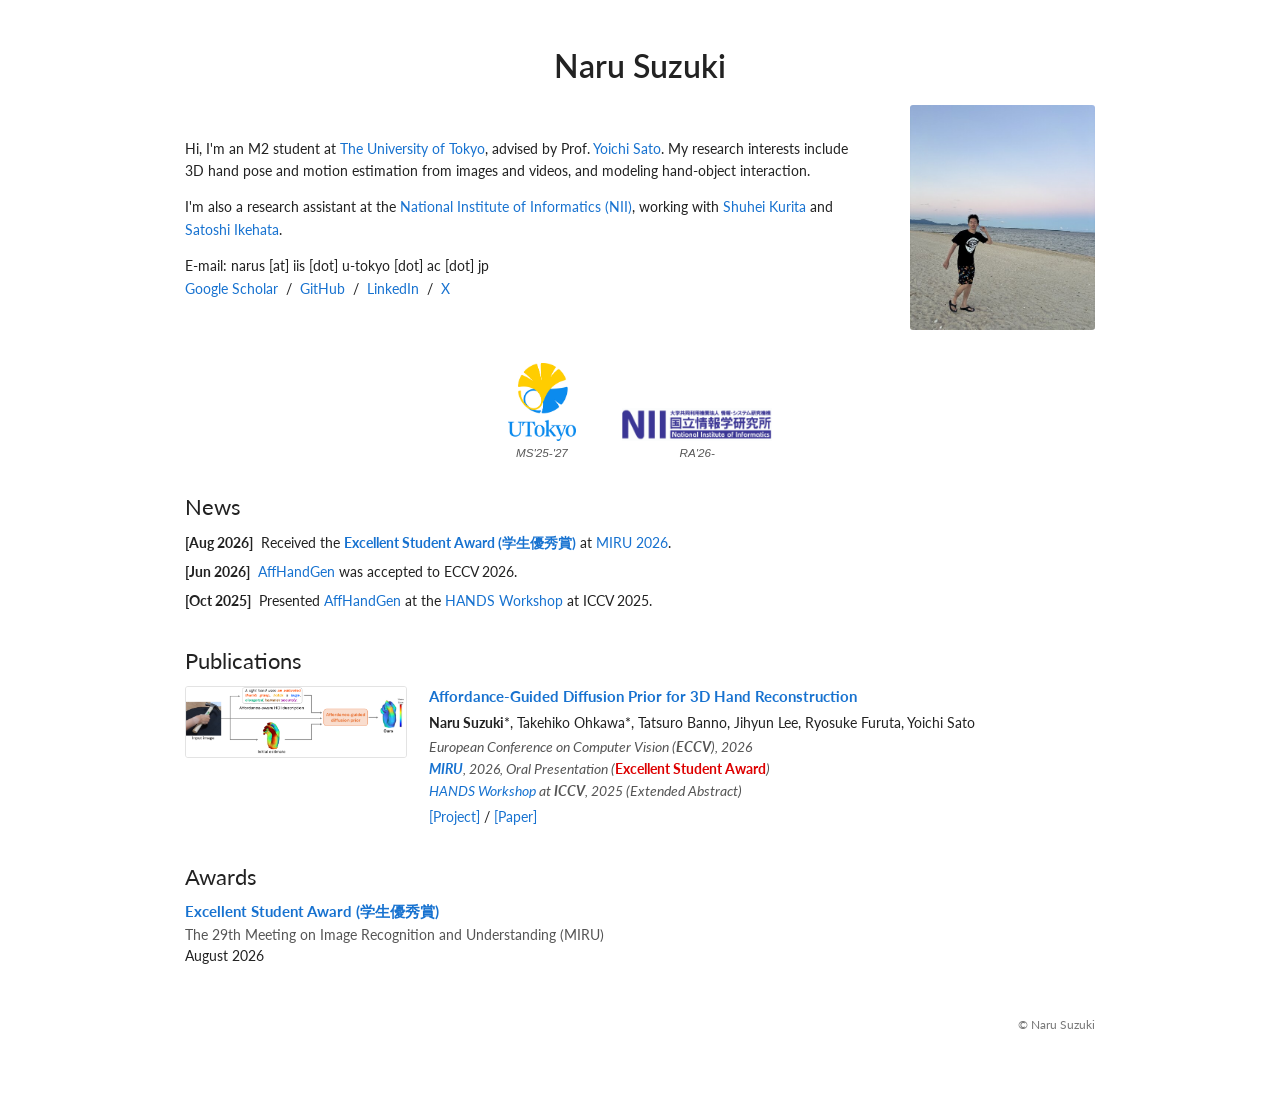
<file: index.html>
<!DOCTYPE html>
<html lang="en">
<head>
    <meta charset="UTF-8">
    <title>Naru Suzuki</title>
    <meta name="viewport" content="width=device-width, initial-scale=1">
    <meta name="author" content="Naru Suzuki">
    <meta name="description" content="Naru Suzuki is a graduate student at the University of Tokyo working on 3D hand pose and motion estimation and hand-object interaction.">
    <meta property="og:title" content="Naru Suzuki">
    <meta property="og:description" content="Graduate student at the University of Tokyo working on 3D hand pose and motion estimation and hand-object interaction.">
    <meta property="og:url" content="https://narusuzuki.github.io/">
    <meta property="og:image" content="https://narusuzuki.github.io/assets/og-image.jpg">
    <meta property="og:type" content="profile">
    <meta name="twitter:card" content="summary_large_image">
    <link rel="preconnect" href="https://fonts.googleapis.com">
    <link rel="preconnect" href="https://fonts.gstatic.com" crossorigin>
    <link rel="stylesheet" href="https://fonts.googleapis.com/css2?family=Lato:ital,wght@0,400;0,700;1,400&display=swap">
    <link rel="stylesheet" type="text/css" href="./stylesheet.css?v=20260820">
    <!-- Tells search engines which "Naru Suzuki" this is, by tying the name to
         an affiliation and to the profiles listed under sameAs. The address is
         left out on purpose so it is not sitting here in plain text. -->
    <script type="application/ld+json">
    {
        "@context": "https://schema.org",
        "@type": "Person",
        "name": "Naru Suzuki",
        "url": "https://narusuzuki.github.io/",
        "image": "https://narusuzuki.github.io/photos/portrait.jpg",
        "jobTitle": "Graduate student",
        "affiliation": [
            { "@type": "CollegeOrUniversity", "name": "The University of Tokyo" },
            { "@type": "ResearchOrganization", "name": "National Institute of Informatics" }
        ],
        "knowsAbout": [
            "3D hand pose estimation",
            "Hand-object interaction",
            "Computer vision"
        ],
        "sameAs": [
            "https://scholar.google.com/citations?user=BPhEDN4AAAAJ",
            "https://github.com/narusuzuki",
            "https://www.linkedin.com/in/naru-suzuki-866b5234a/",
            "https://x.com/narusuzuki2002"
        ]
    }
    </script>
</head>
<body>
<div class="page">

    <!-- ============================= Profile ============================= -->
    <h1 class="site-name">Naru Suzuki</h1>
    <div class="profile">
        <div class="profile-bio">
            <p>
                Hi, I'm an M2 student at <a href="https://www.u-tokyo.ac.jp/en/">The University of Tokyo</a>,
                advised by Prof. <a href="https://sites.google.com/ut-vision.org/ysato/home">Yoichi Sato</a>.
                My research interests include 3D hand pose and motion estimation from images and videos,
                and modeling hand-object interaction.
            </p>
            <p>
                I'm also a research assistant at the
                <a href="https://www.nii.ac.jp/en/">National Institute of Informatics (NII)</a>,
                working with <a href="https://shuheikurita.github.io/">Shuhei Kurita</a> and
                <a href="https://satoshi-ikehata.github.io/">Satoshi Ikehata</a>.
            </p>
            <p class="profile-links">
                <!-- Address is spelled out rather than a mailto: link to keep
                     scrapers off it. -->
                E-mail: narus [at] iis [dot] u-tokyo [dot] ac [dot] jp<br>
                <a href="https://scholar.google.com/citations?user=BPhEDN4AAAAJ&amp;hl=en">Google Scholar</a> &nbsp;/&nbsp;
                <a href="https://github.com/narusuzuki">GitHub</a> &nbsp;/&nbsp;
                <a href="https://www.linkedin.com/in/naru-suzuki-866b5234a/">LinkedIn</a> &nbsp;/&nbsp;
                <a href="https://x.com/narusuzuki2002">X</a>
            </p>
        </div>
        <div class="profile-photo">
            <img src="./photos/portrait.jpg" alt="Naru Suzuki">
        </div>
    </div>

    <div class="affiliations">
        <div class="affiliation">
            <img src="./assets/logo-utokyo.png" alt="The University of Tokyo">
            <span class="affiliation-caption">MS'25-'27</span>
        </div>
        <div class="affiliation">
            <img src="./assets/logo-nii.png" alt="National Institute of Informatics">
            <span class="affiliation-caption">RA'26-</span>
        </div>
    </div>

    <!-- ============================== News ============================== -->
    <section id="news">
        <h2 class="section-heading">News</h2>
        <ul class="news-list">
            <li>
                <span class="news-date">[Aug 2026]</span>
                Received the <a href="https://miru-committee.github.io/miru2026/author/award/"><b>Excellent Student Award (学生優秀賞)</b></a> at
                <a href="https://miru-committee.github.io/miru2026/en/">MIRU 2026</a>.
            </li>
            <li>
                <span class="news-date">[Jun 2026]</span>
                <a href="./projects/26-affhandgen/">AffHandGen</a> was accepted to ECCV 2026.
            </li>
            <li>
                <span class="news-date">[Oct 2025]</span>
                Presented <a href="./projects/26-affhandgen/">AffHandGen</a> at the
                <a href="https://hands-workshop.org/workshop2025.html">HANDS Workshop</a> at ICCV 2025.
            </li>
        </ul>
    </section>

    <!-- ========================== Publications ========================== -->
    <section id="publications">
        <h2 class="section-heading">Publications</h2>

        <div class="pub-item">
            <div class="pub-thumb">
                <a href="./projects/26-affhandgen/">
                    <img src="./projects/26-affhandgen/figs/teaser.png" alt="AffHandGen teaser">
                </a>
            </div>
            <div class="pub-body">
                <p class="pub-title">
                    <a href="./projects/26-affhandgen/">Affordance-Guided Diffusion Prior for 3D Hand Reconstruction</a>
                </p>
                <p class="pub-authors">
                    <b>Naru Suzuki</b>*, Takehiko Ohkawa*, Tatsuro Banno, Jihyun Lee, Ryosuke Furuta, Yoichi Sato
                </p>
                <p class="pub-venue">
                    European Conference on Computer Vision (<b>ECCV</b>), 2026<br>
                    <a href="https://miru-committee.github.io/miru2026/en/"><b>MIRU</b></a>, 2026, Oral Presentation
                    (<a href="https://miru-committee.github.io/miru2026/author/award/" class="award">Excellent Student Award</a>)<br>
                    <a href="https://hands-workshop.org/workshop2025.html">HANDS Workshop</a> at <b>ICCV</b>, 2025 (Extended Abstract)
                </p>
                <p class="pub-links">
                    <a href="./projects/26-affhandgen/">[Project]</a> /
                    <a href="https://arxiv.org/abs/2510.00506">[Paper]</a>
                </p>
            </div>
        </div>

    </section>

    <!-- ======================== Honors &amp; Awards ======================== -->
    <section id="awards">
        <h2 class="section-heading">Awards</h2>

        <div class="award-entry">
            <h3 class="award-name"><a href="https://miru-committee.github.io/miru2026/author/award/">Excellent Student Award (学生優秀賞)</a></h3>
            <p class="award-venue">The 29th Meeting on Image Recognition and Understanding (MIRU)</p>
            <p class="award-date">August 2026</p>
        </div>
    </section>

    <div class="site-footer">© Naru Suzuki</div>

</div>
<script>
    // Opening any page with ?skipgc appended stops this browser from being
    // counted from then on — the same thing GoatCounter's own instructions
    // ask you to type into the console, reachable on phones too.
    if (location.search.indexOf('skipgc') !== -1) localStorage.setItem('skipgc', 't');
</script>
<script data-goatcounter="https://narusuzuki.goatcounter.com/count"
        async src="//gc.zgo.at/count.js"></script>
</body>
</html>
</file>
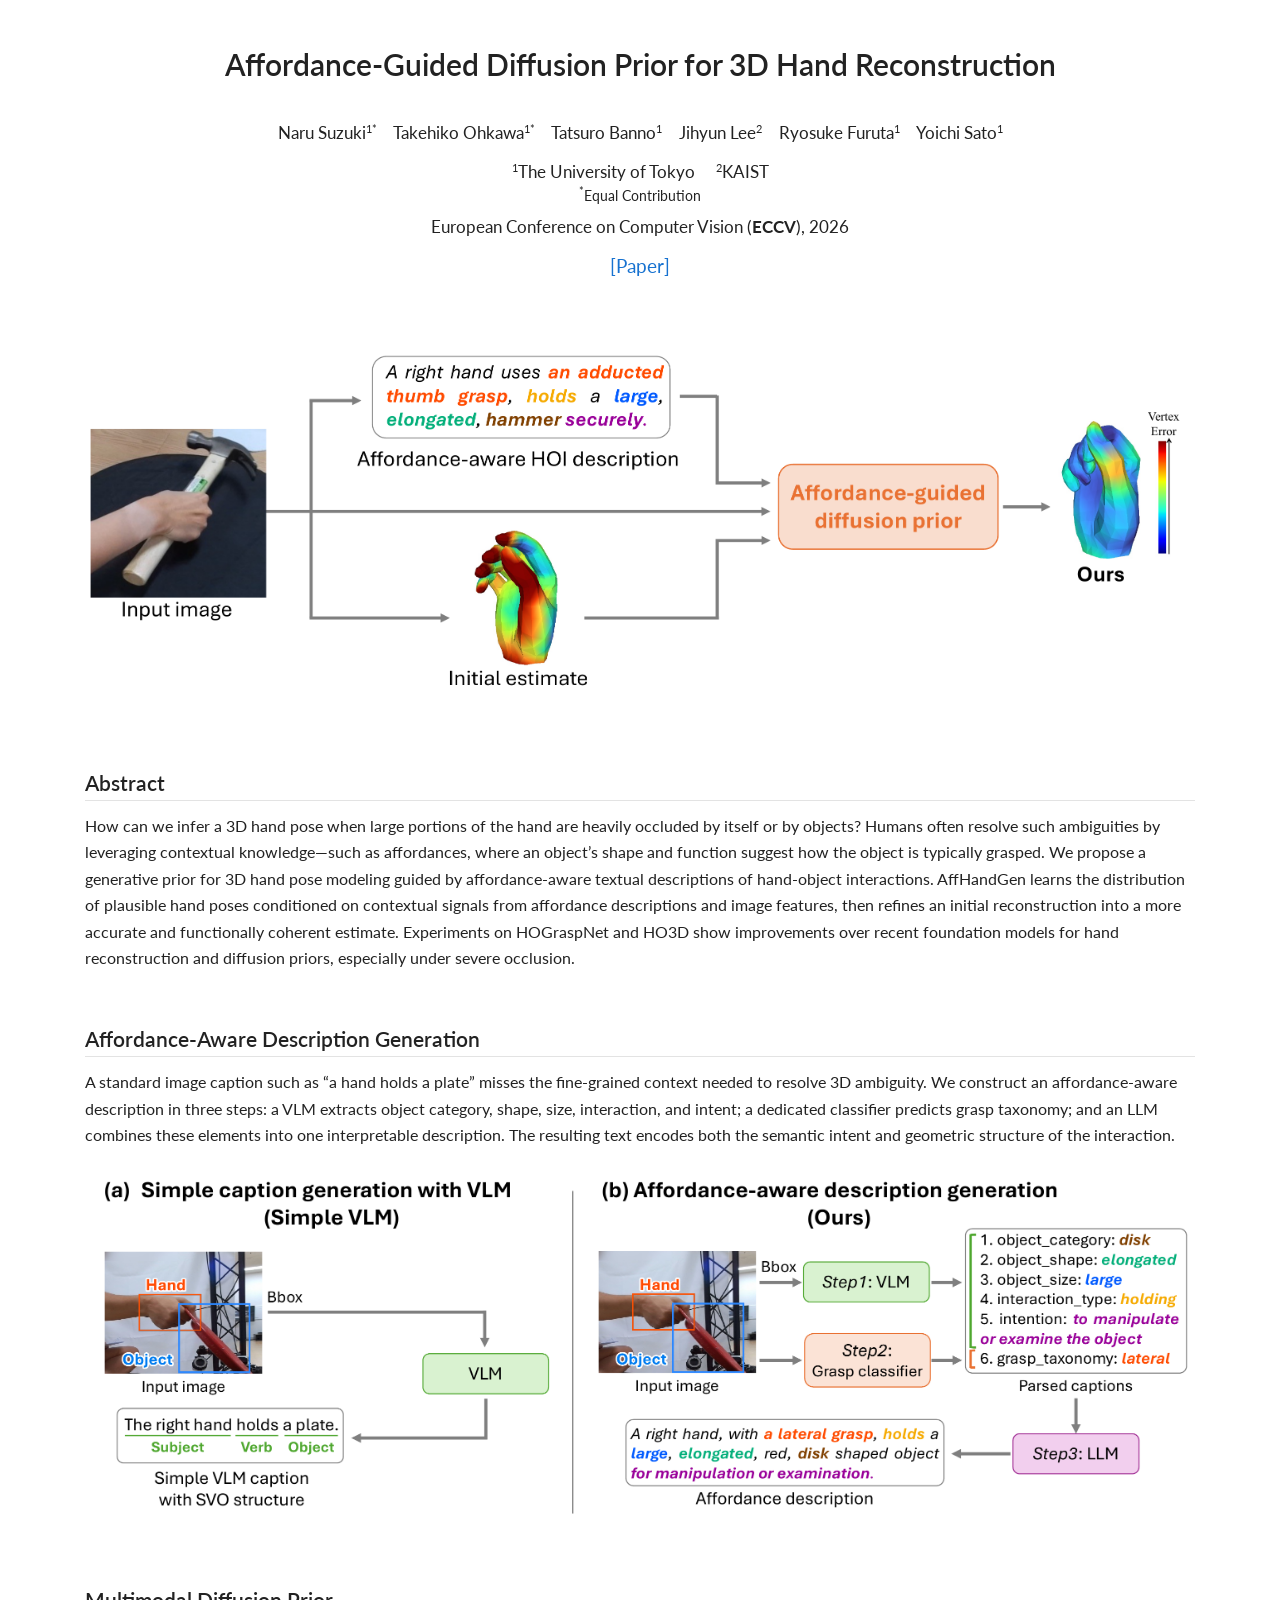
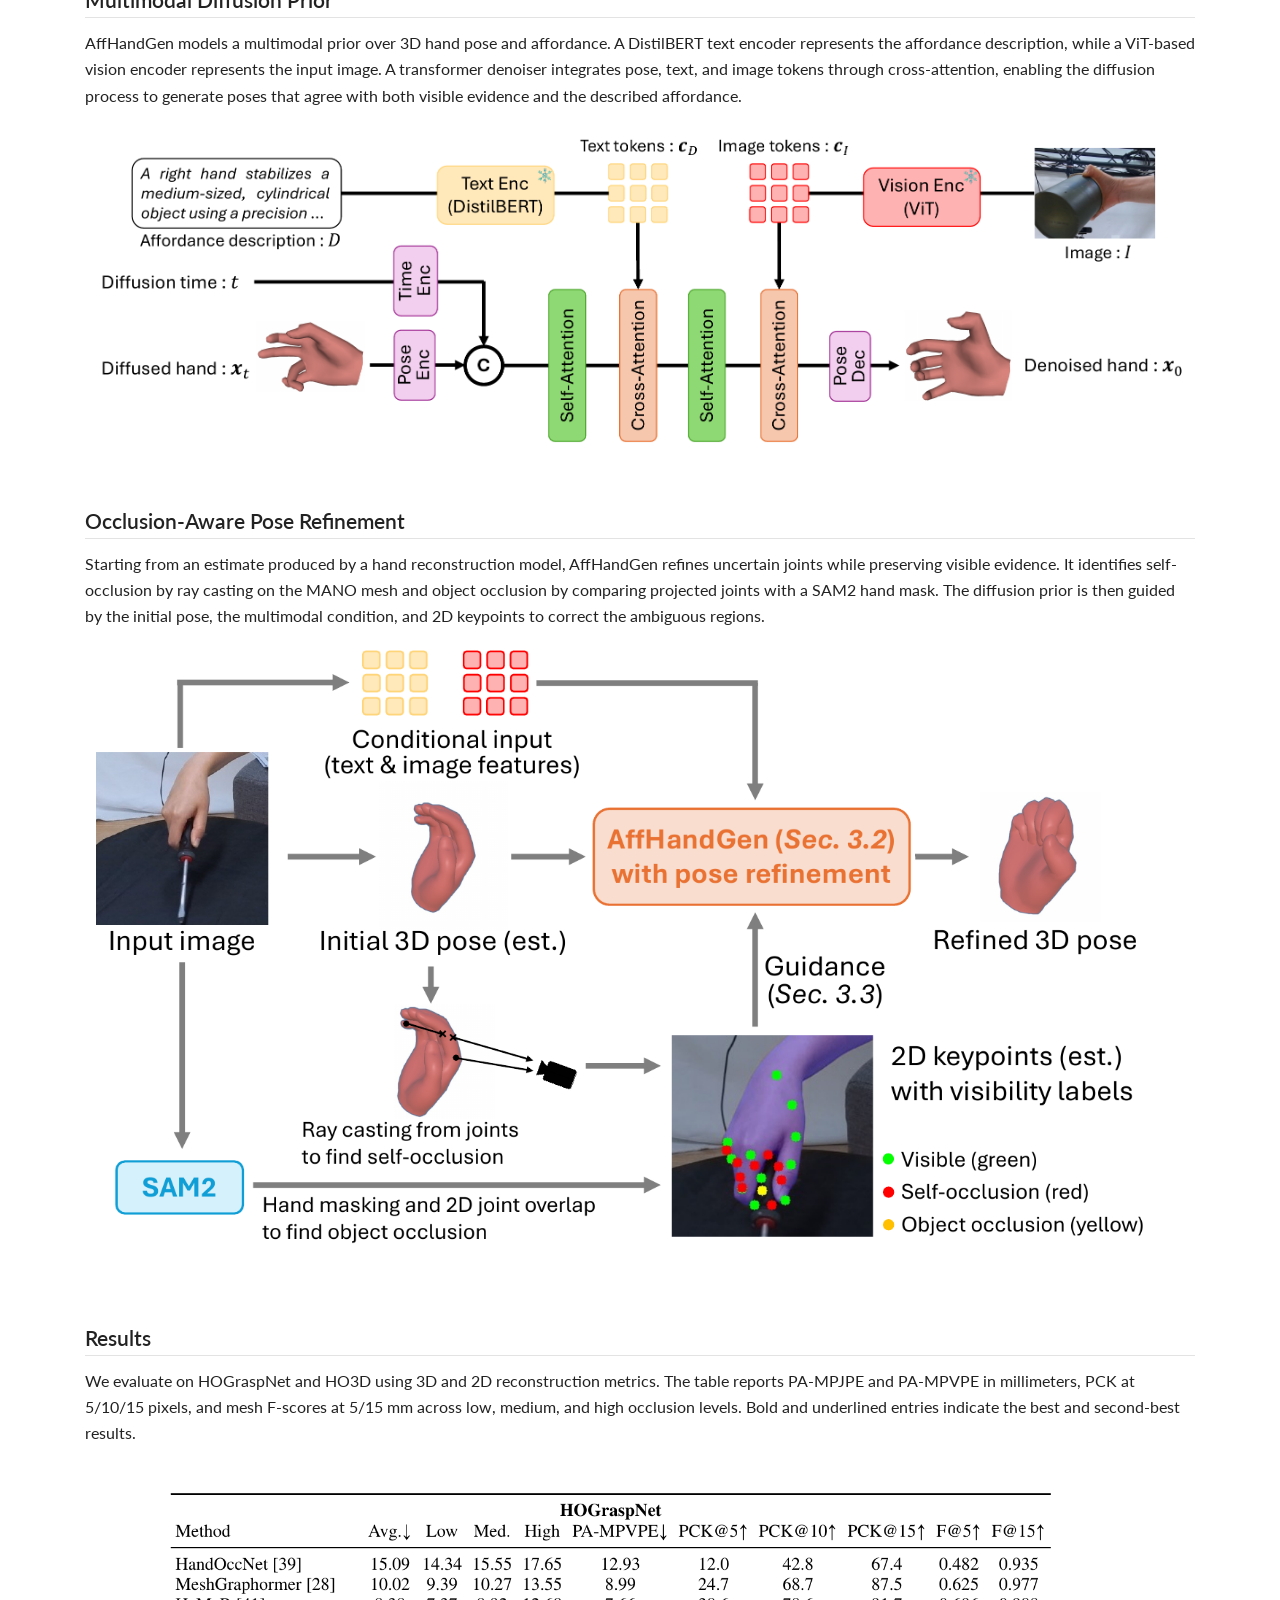
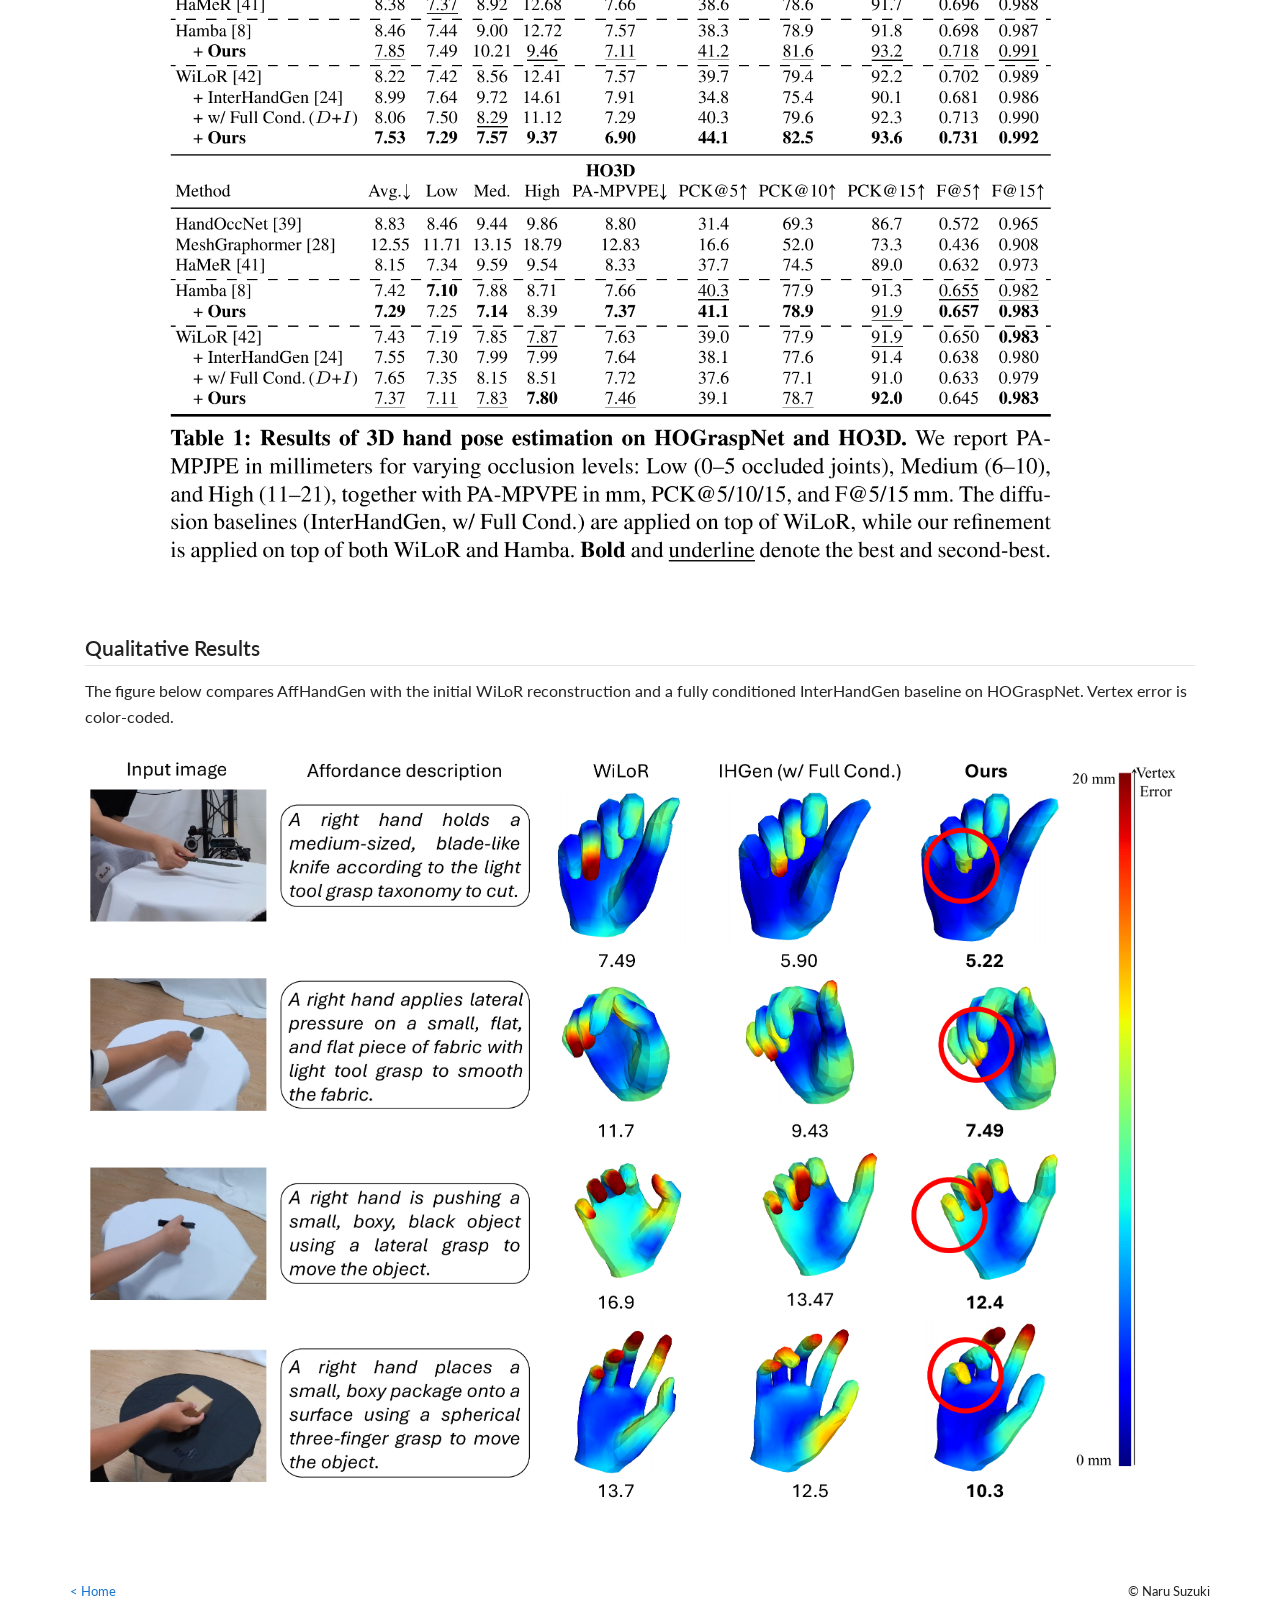
<file: projects/26-affhandgen/index.html>
<!DOCTYPE html>
<html lang="en">
<head>
    <meta charset="UTF-8">
    <title>AffHandGen: Affordance-Guided Diffusion Prior for 3D Hand Reconstruction</title>
    <meta name="viewport" content="width=device-width, initial-scale=1.0, maximum-scale=1, user-scalable=no">
    <meta name="description" content="AffHandGen uses affordance-aware text and image features to refine 3D hand reconstruction under occlusion.">
    <meta property="og:title" content="AffHandGen: Affordance-Guided Diffusion Prior for 3D Hand Reconstruction">
    <meta property="og:description" content="A multimodal diffusion prior for affordance-guided 3D hand reconstruction.">
    <meta property="og:url" content="https://narusuzuki.github.io/projects/26-affhandgen/">
    <meta property="og:image" content="https://narusuzuki.github.io/projects/26-affhandgen/figs/teaser.png">
    <link rel="stylesheet" href="https://maxcdn.bootstrapcdn.com/bootstrap/3.3.7/css/bootstrap.min.css">
    <link rel="preconnect" href="https://fonts.googleapis.com">
    <link rel="preconnect" href="https://fonts.gstatic.com" crossorigin>
    <link rel="stylesheet" href="https://fonts.googleapis.com/css2?family=Lato:ital,wght@0,400;0,700;1,400&display=swap">
    <link rel="stylesheet" type="text/css" href="../../stylesheet.css?v=20260820">
    <meta name="twitter:card" content="summary_large_image">
    <style>
        .project-section { margin: 46px 0 0; }
        .project-section p, .project-section li { font-size: 16px; line-height: 1.65; }
        .project-figure { display: block; width: 100%; max-width: 1100px; height: auto; margin: 20px auto; }
        @media (max-width: 767px) {
            .project-section { margin-top: 34px; }
            .project-section p, .project-section li { font-size: 16px; }
        }
    </style>
</head>
<body>
    <div class="container">
        <div class="row">
            <div class="col-xs-12 text-center">
                <br>
                <h1>Affordance-Guided Diffusion Prior for 3D Hand Reconstruction</h1>
                <br>
                <h4>
                    Naru&nbsp;Suzuki<sup>1*</sup>&emsp;
                    Takehiko&nbsp;Ohkawa<sup>1*</sup>&emsp;
                    Tatsuro&nbsp;Banno<sup>1</sup>&emsp;
                    Jihyun&nbsp;Lee<sup>2</sup>&emsp;
                    Ryosuke&nbsp;Furuta<sup>1</sup>&emsp;
                    Yoichi&nbsp;Sato<sup>1</sup>
                </h4>
            </div>
            <div class="col-xs-12 text-center">
                <h4>
                    <sup>1</sup>The University of Tokyo &emsp;
                    <sup>2</sup>KAIST
                    <span class="col-xs-12 text-center" style="font-size: 14px;"><sup>*</sup>Equal Contribution</span>
                </h4>
            </div>
            <div class="col-xs-12 text-center">
                <h4>European Conference on Computer Vision (<b>ECCV</b>), 2026</h4>
            </div>
            <div class="col-xs-12 text-center">
                <h4>
                    <a href="https://arxiv.org/abs/2510.00506" style="font-size: 14pt;">[Paper]</a>
                </h4>
            </div>
        </div>

        <div class="row project-section">
            <div class="col-xs-12">
                <img class="project-figure" src="./figs/teaser.png" alt="AffHandGen refines an initial hand pose using image and affordance-description inputs">
            </div>
        </div>

        <div class="row project-section">
            <div class="col-xs-12">
                <h3>Abstract</h3>
                <p>
                    How can we infer a 3D hand pose when large portions of the hand are heavily occluded by itself or by objects? Humans often resolve such ambiguities by leveraging contextual knowledge—such as affordances, where an object’s shape and function suggest how the object is typically grasped. We propose a generative prior for 3D hand pose modeling guided by affordance-aware textual descriptions of hand-object interactions. AffHandGen learns the distribution of plausible hand poses conditioned on contextual signals from affordance descriptions and image features, then refines an initial reconstruction into a more accurate and functionally coherent estimate. Experiments on HOGraspNet and HO3D show improvements over recent foundation models for hand reconstruction and diffusion priors, especially under severe occlusion.
                </p>
            </div>
        </div>

        <div class="row project-section">
            <div class="col-xs-12">
                <h3>Affordance-Aware Description Generation</h3>
                <p>
                    A standard image caption such as “a hand holds a plate” misses the fine-grained context needed to resolve 3D ambiguity. We construct an affordance-aware description in three steps: a VLM extracts object category, shape, size, interaction, and intent; a dedicated classifier predicts grasp taxonomy; and an LLM combines these elements into one interpretable description. The resulting text encodes both the semantic intent and geometric structure of the interaction.
                </p>
                <img class="project-figure" src="./figs/generate_aff.png" alt="Comparison between simple VLM captions and affordance-aware description generation">
            </div>
        </div>

        <div class="row project-section">
            <div class="col-xs-12">
                <h3>Multimodal Diffusion Prior</h3>
                <p>
                    AffHandGen models a multimodal prior over 3D hand pose and affordance. A DistilBERT text encoder represents the affordance description, while a ViT-based vision encoder represents the input image. A transformer denoiser integrates pose, text, and image tokens through cross-attention, enabling the diffusion process to generate poses that agree with both visible evidence and the described affordance.
                </p>
                <img class="project-figure" src="./figs/arc_proposed.png" alt="AffHandGen transformer denoiser conditioned on text and image tokens">
            </div>
        </div>

        <div class="row project-section">
            <div class="col-xs-12">
                <h3>Occlusion-Aware Pose Refinement</h3>
                <p>
                    Starting from an estimate produced by a hand reconstruction model, AffHandGen refines uncertain joints while preserving visible evidence. It identifies self-occlusion by ray casting on the MANO mesh and object occlusion by comparing projected joints with a SAM2 hand mask. The diffusion prior is then guided by the initial pose, the multimodal condition, and 2D keypoints to correct the ambiguous regions.
                </p>
                <img class="project-figure" src="./figs/ref_arch.png" alt="Occlusion-aware refinement with self-occlusion ray casting and hand masks">
            </div>
        </div>

        <div class="row project-section">
            <div class="col-xs-12">
                <h3>Results</h3>
                <p>
                    We evaluate on HOGraspNet and HO3D using 3D and 2D reconstruction metrics. The table reports PA-MPJPE and PA-MPVPE in millimeters, PCK at 5/10/15 pixels, and mesh F-scores at 5/15 mm across low, medium, and high occlusion levels. Bold and underlined entries indicate the best and second-best results.
                </p>
                <img class="project-figure" src="./figs/results_table.png" alt="Quantitative 3D hand pose estimation results on HOGraspNet and HO3D">
            </div>
            <div class="col-xs-12 project-section">
                <h3>Qualitative Results</h3>
                <p>
                    The figure below compares AffHandGen with the initial WiLoR reconstruction and a fully conditioned InterHandGen baseline on HOGraspNet. Vertex error is color-coded.
                </p>
                <img class="project-figure" src="./figs/refine_qual.png" alt="Qualitative refinement results on HOGraspNet">
            </div>
        </div>

        <table style="width:100%;border:0;border-spacing:0;border-collapse:separate;margin:46px auto 0;"><tbody>
            <tr>
                <td style="padding:0">
                    <p style="text-align:right;font-size:small;float:right;">© Naru Suzuki</p>
                    <p style="text-align:left;font-size:small;"><a href="../../">&lt; Home</a></p>
                </td>
            </tr>
        </tbody></table>
    </div>
    <script>
        if (location.search.indexOf('skipgc') !== -1) localStorage.setItem('skipgc', 't');
    </script>
    <script data-goatcounter="https://narusuzuki.goatcounter.com/count"
            async src="//gc.zgo.at/count.js"></script>
</body>
</html>
</file>
<file: stylesheet.css>
/* ---------------------------------------------------------------
   Base
   --------------------------------------------------------------- */
body {
    font-family: 'Lato', Verdana, Helvetica, "Hiragino Sans", "Noto Sans JP", "Yu Gothic", sans-serif;
    font-size: 14px;
    color: #222;
    background: #fff;
    -webkit-font-smoothing: antialiased;
}

a {
    color: #1772d0;
    text-decoration: none;
}

a:hover,
a:focus {
    color: #f09228;
    text-decoration: none;
}

/* Home page wrapper. Project pages keep using Bootstrap's .container. */
.page {
    width: 100%;
    max-width: 950px;
    margin: 0 auto;
    padding: 0 20px 60px;
    box-sizing: border-box;
}

/* ---------------------------------------------------------------
   Headings
   --------------------------------------------------------------- */
.site-name {
    font-size: 32px;
    font-weight: 600;
    text-align: center;
    margin: 46px 0 4px;
}

.section-heading {
    font-size: 22px;
    font-weight: 400;
    margin: 0 0 12px;
}

section {
    margin-top: 34px;
}

p {
    line-height: 1.6;
}

/* ---------------------------------------------------------------
   Profile header
   --------------------------------------------------------------- */
.profile {
    display: flex;
    align-items: center;
    gap: 40px;
    margin-top: 20px;
}

.profile-bio {
    flex: 1 1 auto;
    min-width: 0;
}

/* Sized for a portrait-orientation photo: narrow enough that its height
   stays close to the bio column beside it. */
.profile-photo {
    flex: 0 0 185px;
    max-width: 185px;
}

.profile-photo img {
    width: 100%;
    height: auto;
    border-radius: 3px;
}

.profile-links {
    margin-top: 14px;
}

/* ---------------------------------------------------------------
   Affiliation logos
   --------------------------------------------------------------- */
.affiliations {
    display: flex;
    flex-wrap: wrap;
    align-items: flex-end;
    justify-content: center;
    gap: 12px 46px;
    margin-top: 30px;
}

.affiliation {
    display: flex;
    flex-direction: column;
    align-items: center;
}

.affiliation img {
    width: auto;
    max-width: 150px;
    max-height: 78px;
    object-fit: contain;
}

.affiliation-caption {
    display: block;
    font: italic smaller sans-serif;
    color: #555;
    padding-top: 5px;
    text-align: center;
}

/* ---------------------------------------------------------------
   News
   --------------------------------------------------------------- */
.news-list {
    margin: 0;
    padding: 0;
    list-style: none;
}

.news-list li {
    margin: 0 0 7px;
    line-height: 1.6;
}

.news-date {
    font-weight: 700;
    margin-right: 4px;
}

/* ---------------------------------------------------------------
   Publications
   --------------------------------------------------------------- */
.pub-item {
    display: flex;
    align-items: flex-start;
    gap: 24px;
    margin: 0 0 26px;
}

.pub-thumb {
    flex: 0 0 220px;
    max-width: 220px;
}

.pub-thumb img {
    width: 100%;
    height: auto;
    border: 1px solid #e3e3e3;
    border-radius: 3px;
}

.pub-body {
    flex: 1 1 auto;
    min-width: 0;
}

.pub-title {
    font-size: 15px;
    font-weight: 700;
    line-height: 1.45;
    margin: 0 0 4px;
}

.pub-authors,
.pub-venue {
    line-height: 1.55;
    margin: 0 0 3px;
}

.pub-venue {
    font-style: italic;
    color: #555;
}

.pub-links {
    margin: 5px 0 0;
}

/* Award name inside a venue line. Also used as a link, so it has to beat
   the generic `a` colour in both states. */
.award,
a.award {
    color: #d00;
    font-weight: 700;
    font-style: normal;
}

a.award:hover,
a.award:focus {
    color: #f09228;
}

/* ---------------------------------------------------------------
   Honors & Awards
   --------------------------------------------------------------- */
.award-entry {
    margin: 0 0 20px;
}

.award-name {
    font-size: 15px;
    font-weight: 700;
    margin: 0 0 2px;
}

.award-venue,
.award-date {
    margin: 0;
    line-height: 1.55;
}

.award-venue {
    color: #555;
}

/* ---------------------------------------------------------------
   Footer
   --------------------------------------------------------------- */
.site-footer {
    margin-top: 50px;
    text-align: right;
    font-size: 12px;
    color: #777;
}

/* ---------------------------------------------------------------
   Project pages (Bootstrap-based)
   --------------------------------------------------------------- */
.project-section {
    margin-top: 26px;
}

.project-figure {
    display: block;
    width: 100%;
    max-width: 100%;
    height: auto;
    margin: 0 auto;
}

/* Project pages set their own heading sizes on top of Bootstrap. */
.container h1 {
    font-size: 30px;
    font-weight: 600;
    line-height: 1.35;
    margin: 24px 0 8px;
}

.container h3 {
    font-size: 21px;
    font-weight: 600;
    margin: 0 0 12px;
    padding-bottom: 6px;
    border-bottom: 1px solid #e3e3e3;
}

.container h4 {
    font-size: 17px;
    font-weight: 400;
    line-height: 1.6;
    margin: 6px 0;
}

.container h4 sup {
    font-size: 11px;
}

/* ---------------------------------------------------------------
   Mobile
   --------------------------------------------------------------- */
@media (max-width: 767px) {
    body {
        font-size: 16px;
    }

    .site-name {
        font-size: clamp(28px, 8vw, 32px);
    }

    .section-heading {
        font-size: clamp(21px, 6vw, 22px);
    }

    /* Stack vertically, and pull the photo above the text with order so the
       markup can keep the bio first (which is the desktop reading order). */
    .profile {
        flex-direction: column;
        align-items: stretch;
        gap: 0;
        margin-top: 28px;
    }

    .profile-photo {
        order: -1;
        flex: 0 0 auto;
        align-self: center;
        max-width: 260px;
        margin: 0 auto 20px;
    }

    .pub-item {
        display: block;
    }

    .pub-thumb {
        max-width: 100%;
        margin-bottom: 12px;
    }

    .container h1 {
        font-size: 25px;
    }
}
</file>
